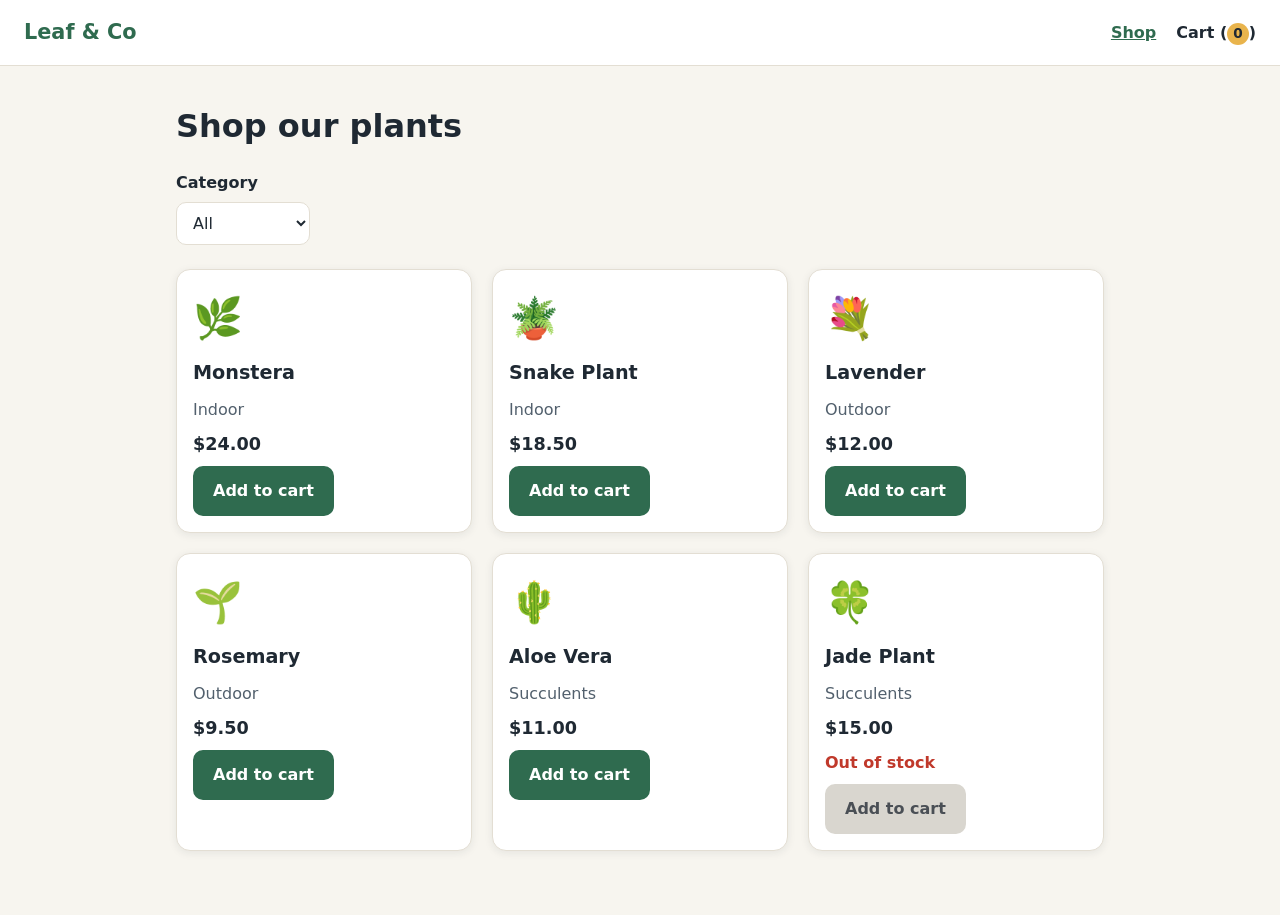
<file: index.html>
<!DOCTYPE html>
<html lang="en">
<head>
  <meta charset="UTF-8">
  <meta name="viewport" content="width=device-width, initial-scale=1">
  <title>Shop – Leaf &amp; Co</title>
  <link rel="stylesheet" href="style.css">
</head>
<body data-page="shop">
  <nav class="nav">
    <a href="index.html" class="brand" id="brand">Leaf &amp; Co</a>
    <div class="links">
      <a href="index.html" id="nav-shop" aria-current="page">Shop</a>
      <a href="cart.html" id="nav-cart">Cart (<span class="badge" id="cart-count">0</span>)</a>
    </div>
  </nav>
  <main>
    <h1>Shop our plants</h1>
    <label for="category">Category</label>
    <select id="category">
      <option value="All">All</option>
      <option value="Indoor">Indoor</option>
      <option value="Outdoor">Outdoor</option>
      <option value="Succulents">Succulents</option>
    </select>
    <section class="grid" id="products"></section>
  </main>
  <script src="script.js"></script>
</body>
</html>
</file>
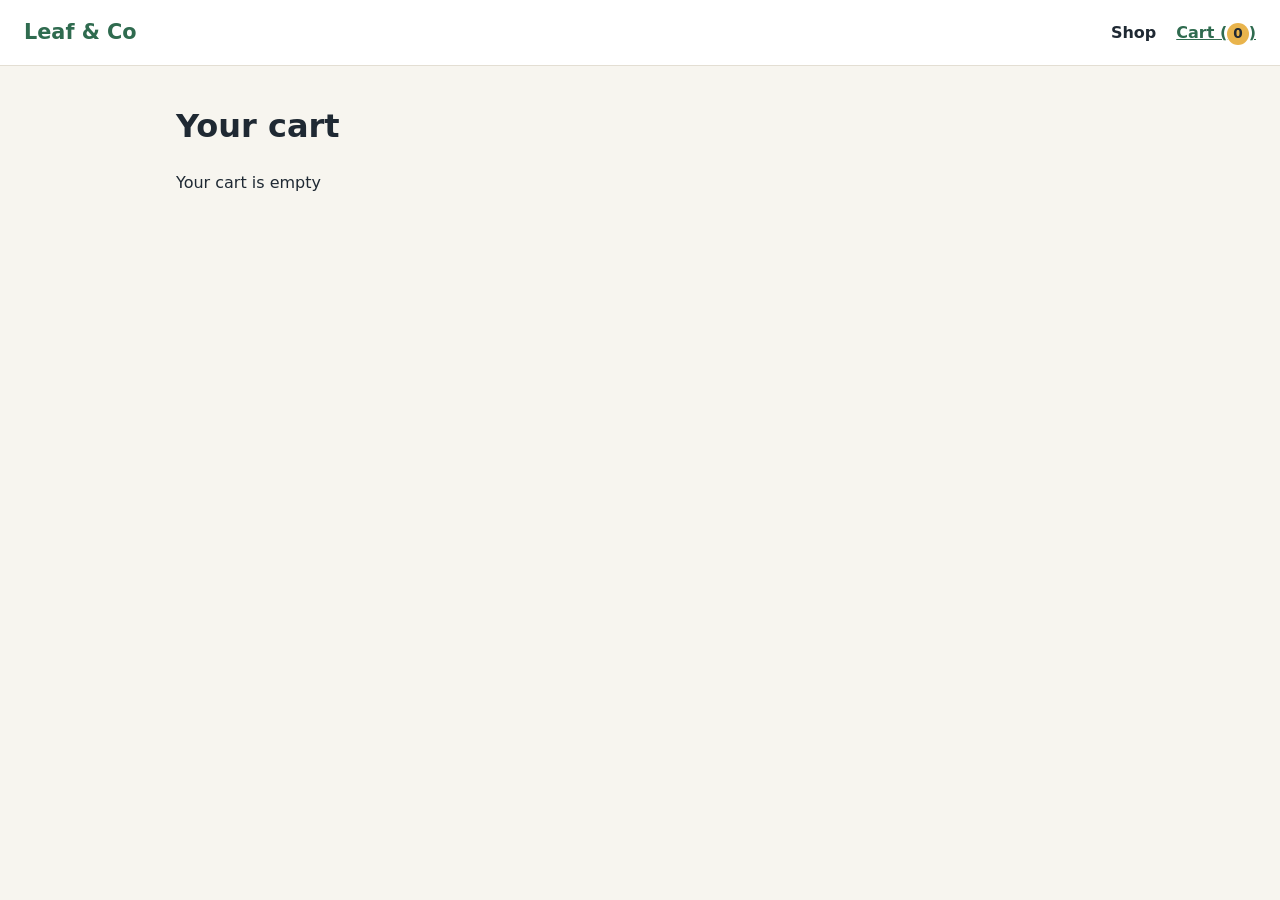
<file: cart.html>
<!DOCTYPE html>
<html lang="en">
<head>
  <meta charset="UTF-8">
  <meta name="viewport" content="width=device-width, initial-scale=1">
  <title>Cart – Leaf &amp; Co</title>
  <link rel="stylesheet" href="style.css">
</head>
<body data-page="cart">
  <nav class="nav">
    <a href="index.html" class="brand" id="brand">Leaf &amp; Co</a>
    <div class="links">
      <a href="index.html" id="nav-shop">Shop</a>
      <a href="cart.html" id="nav-cart" aria-current="page">Cart (<span class="badge" id="cart-count">0</span>)</a>
    </div>
  </nav>
  <main>
    <h1>Your cart</h1>
    <p id="empty-msg" hidden>Your cart is empty</p>
    <section id="cart-items" class="stack"></section>
    <section id="cart-summary" class="card summary" hidden>
      <p>Subtotal: <strong id="subtotal">$0.00</strong></p>
      <button type="button" id="checkout-btn">Proceed to checkout</button>
    </section>
  </main>
  <script src="script.js"></script>
</body>
</html>
</file>
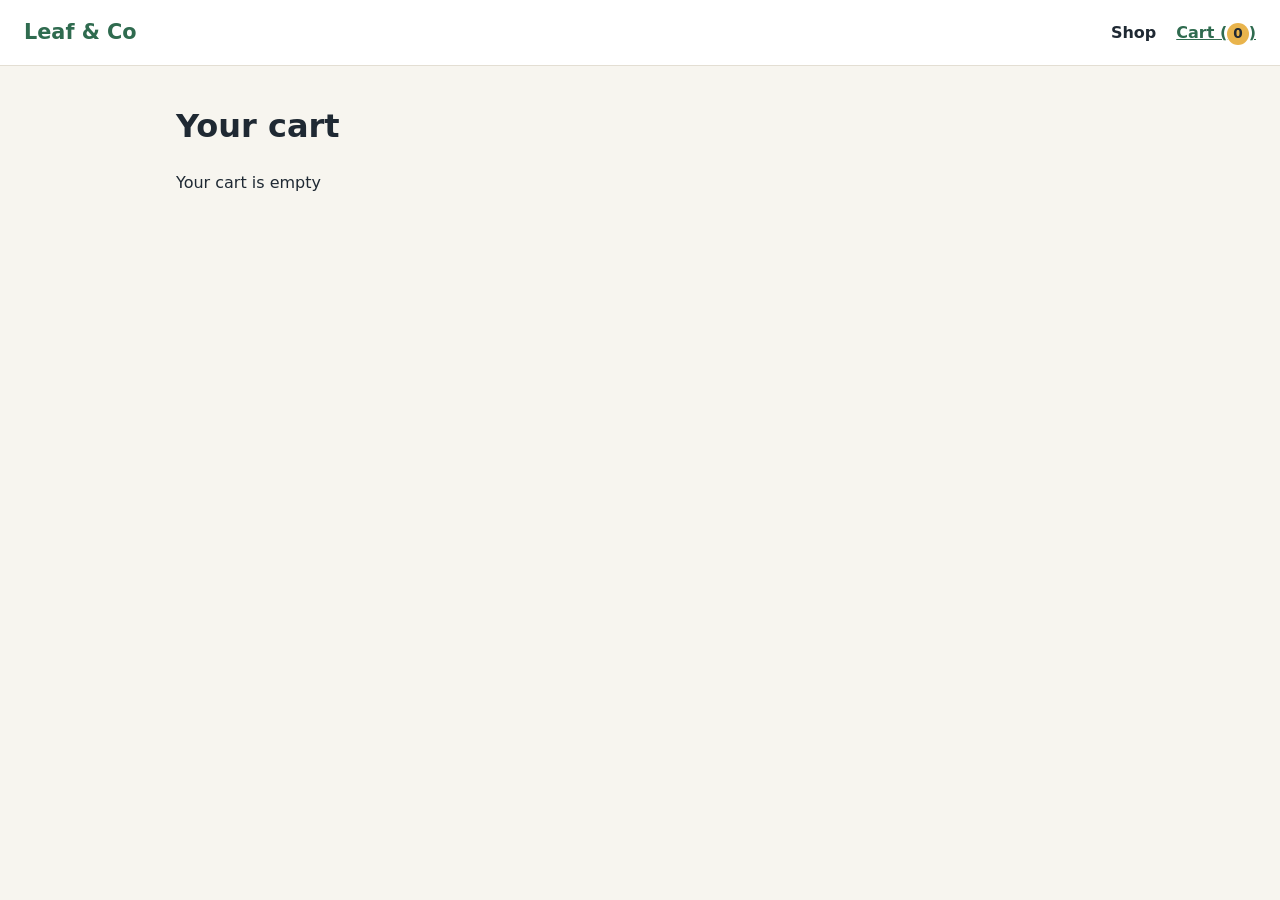
<file: checkout.html>
<!DOCTYPE html>
<html lang="en">
<head>
  <meta charset="UTF-8">
  <meta name="viewport" content="width=device-width, initial-scale=1">
  <title>Checkout – Leaf &amp; Co</title>
  <link rel="stylesheet" href="style.css">
</head>
<body data-page="checkout">
  <nav class="nav">
    <a href="index.html" class="brand" id="brand">Leaf &amp; Co</a>
    <div class="links">
      <a href="index.html" id="nav-shop">Shop</a>
      <a href="cart.html" id="nav-cart">Cart (<span class="badge" id="cart-count">0</span>)</a>
    </div>
  </nav>
  <main>
    <h1>Checkout</h1>
    <form id="checkout-form" class="card form" novalidate>
      <div class="field">
        <label for="name">Full name</label>
        <input type="text" id="name" autocomplete="name" aria-describedby="name-error">
        <p class="error" id="name-error" aria-live="polite"></p>
      </div>
      <div class="field">
        <label for="email">Email</label>
        <input type="email" id="email" autocomplete="email" aria-describedby="email-error">
        <p class="error" id="email-error" aria-live="polite"></p>
      </div>
      <div class="field">
        <label for="address">Address</label>
        <input type="text" id="address" autocomplete="street-address" aria-describedby="address-error">
        <p class="error" id="address-error" aria-live="polite"></p>
      </div>
      <button type="submit" id="place-order">Place order</button>
    </form>
  </main>
  <script src="script.js"></script>
</body>
</html>
</file>
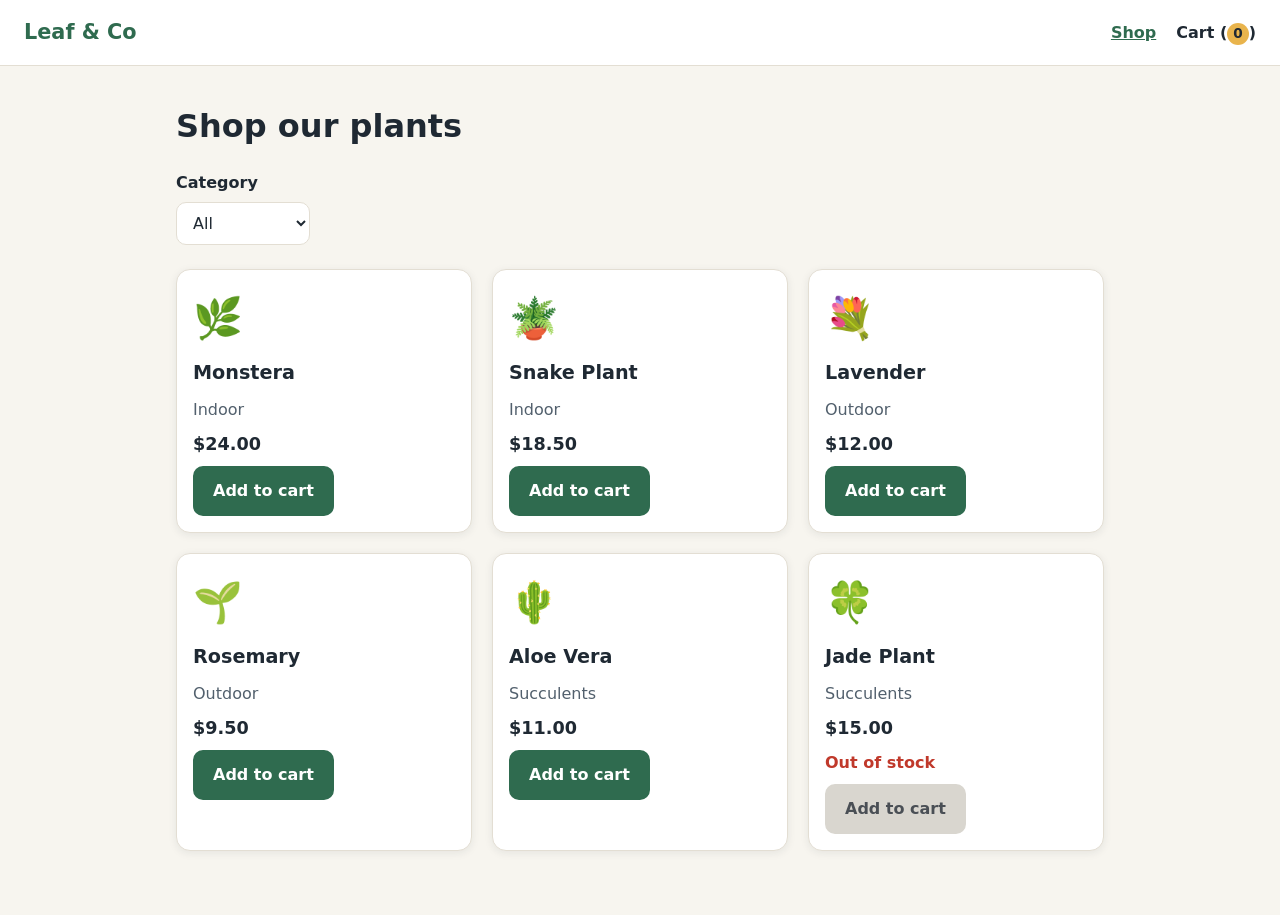
<file: confirmation.html>
<!DOCTYPE html>
<html lang="en">
<head>
  <meta charset="UTF-8">
  <meta name="viewport" content="width=device-width, initial-scale=1">
  <title>Order confirmation – Leaf &amp; Co</title>
  <link rel="stylesheet" href="style.css">
</head>
<body data-page="confirmation">
  <nav class="nav">
    <a href="index.html" class="brand" id="brand">Leaf &amp; Co</a>
    <div class="links">
      <a href="index.html" id="nav-shop">Shop</a>
      <a href="cart.html" id="nav-cart">Cart (<span class="badge" id="cart-count">0</span>)</a>
    </div>
  </nav>
  <main>
    <section class="card">
      <h1 id="thank-you">Thank you for your order</h1>
      <p>Order number: <strong id="order-number"></strong></p>
      <h2>Items ordered</h2>
      <ul id="order-items"></ul>
      <p>Total: <strong id="order-total"></strong></p>
    </section>
  </main>
  <script src="script.js"></script>
</body>
</html>
</file>
<file: style.css>
* { box-sizing: border-box; }
[hidden] { display: none !important; }

body {
  margin: 0;
  background: #F7F5EF;
  color: #1F2933;
  font-family: system-ui, sans-serif;
  line-height: 1.6;
}

h1 { font-size: 2rem; line-height: 1.25; margin: 0 0 24px; }
h2 { font-size: 1.2rem; margin: 8px 0; }
a { color: #2F6B4F; }
a:focus-visible, button:focus-visible, select:focus-visible, input:focus-visible {
  outline: 3px solid #1F2933;
  outline-offset: 2px;
}

/* Navigation */
.nav {
  display: flex;
  justify-content: space-between;
  align-items: center;
  gap: 16px;
  padding: 16px 24px;
  background: #FFFFFF;
  border-bottom: 1px solid #E3DED3;
}
.brand { color: #2F6B4F; font-weight: 700; font-size: 1.3rem; text-decoration: none; }
.links { display: flex; gap: 20px; }
.links a { color: #1F2933; text-decoration: none; font-weight: 600; }
.links a:hover, .links a[aria-current="page"] { color: #2F6B4F; text-decoration: underline; }
.badge {
  display: inline-block;
  min-width: 1.5em;
  padding: 0 6px;
  border-radius: 999px;
  background: #E9B44C;
  color: #1F2933;
  font-size: 0.85rem;
  text-align: center;
}

/* Layout */
main { max-width: 960px; margin: 0 auto; padding: 40px 16px 64px; }
.grid {
  display: grid;
  grid-template-columns: repeat(3, 1fr);
  gap: 20px;
  margin-top: 24px;
}
.stack { display: grid; gap: 16px; }

/* Cards */
.card {
  background: #FFFFFF;
  border: 1px solid #E3DED3;
  border-radius: 14px;
  padding: 16px;
  box-shadow: 0 2px 8px rgba(31, 41, 51, 0.08);
}
.emoji { font-size: 2.5rem; }
.muted { margin: 0; color: #52606D; }
.price { font-weight: 700; font-size: 1.1rem; margin: 8px 0; }
.stock { color: #C0392B; font-weight: 600; margin: 0 0 8px; }
.qty { display: flex; flex-wrap: wrap; align-items: center; gap: 10px; }
.summary { margin-top: 24px; }

/* Buttons */
button {
  appearance: none;
  font: inherit;
  font-weight: 600;
  border: 2px solid #2F6B4F;
  border-radius: 10px;
  padding: 10px 18px;
  background: #2F6B4F;
  color: #FFFFFF;
  cursor: pointer;
}
button:hover { background: #245540; border-color: #245540; }
button.secondary { background: transparent; color: #2F6B4F; }
button.secondary:hover { background: #2F6B4F; color: #FFFFFF; }
button:disabled, button:disabled:hover {
  background: #D9D6CF;
  border-color: #D9D6CF;
  color: #4A4F55;
  cursor: not-allowed;
}

/* Forms */
label { display: block; font-weight: 600; margin-bottom: 6px; }
select, input {
  font: inherit;
  color: #1F2933;
  background: #FFFFFF;
  border: 1px solid #E3DED3;
  border-radius: 10px;
  padding: 10px 12px;
}
input { width: 100%; }
select:focus, input:focus { border-color: #2F6B4F; }
.form { max-width: 520px; }
.field { margin-bottom: 16px; }
.error { color: #C0392B; margin: 4px 0 0; min-height: 1.6em; }

@media (max-width: 900px) { .grid { grid-template-columns: repeat(2, 1fr); } }
@media (max-width: 600px) {
  .grid { grid-template-columns: 1fr; }
  h1 { font-size: 1.6rem; }
}
</file>
